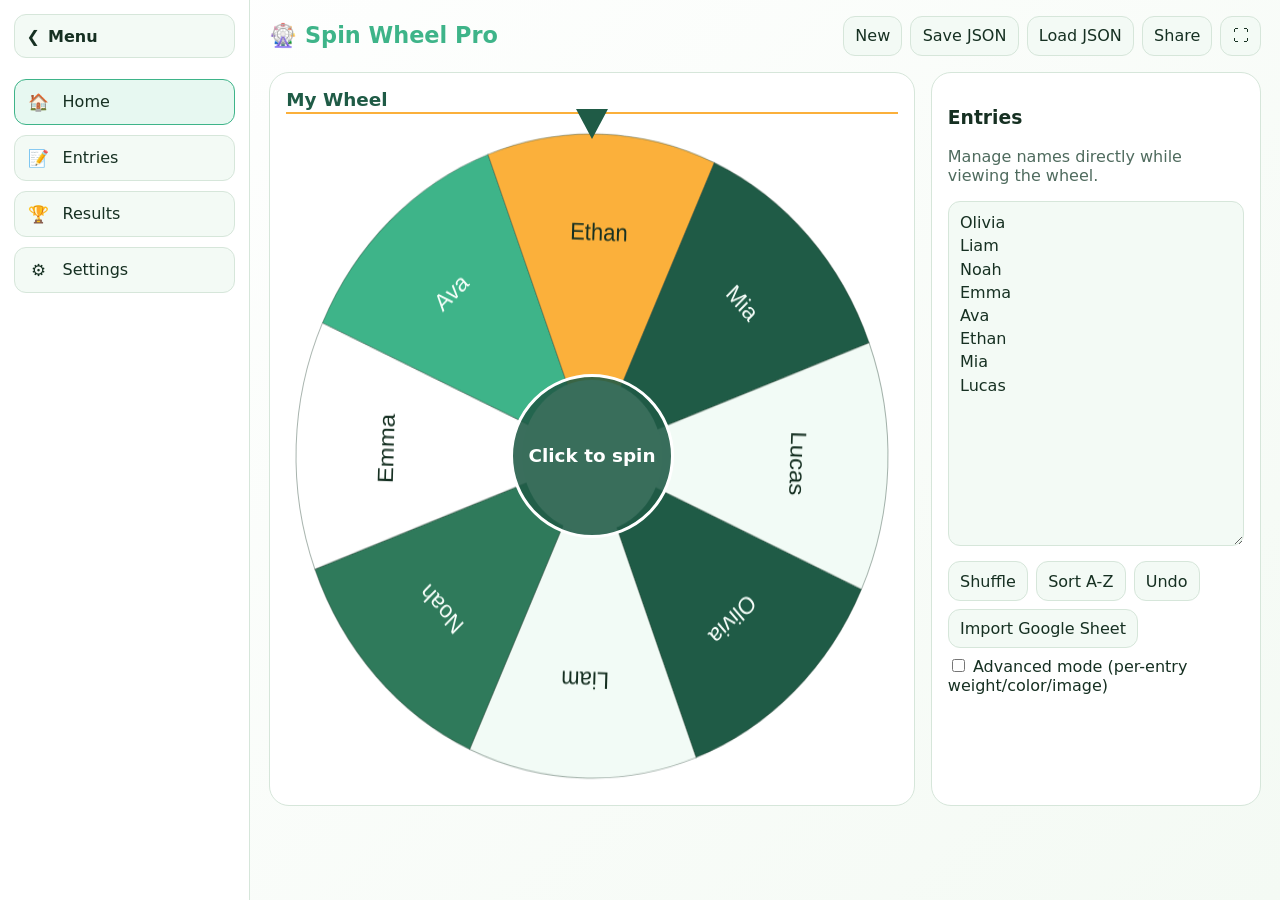
<file: index.html>
<!doctype html>
<html lang="en">
<head>
  <meta charset="UTF-8" />
  <meta name="viewport" content="width=device-width, initial-scale=1" />
  <title>Spin Wheel Pro</title>
  <link rel="stylesheet" href="styles.css" />
</head>
<body>
  <div class="app-shell">
    <aside id="sidebar" class="sidebar" aria-label="Main navigation">
      <button id="sidebarToggle" class="sidebar-toggle" aria-expanded="true" aria-controls="sidebarContent" title="Collapse sidebar">
        <span class="caret">❮</span><span class="toggle-text">Menu</span>
      </button>
      <nav id="sidebarContent" class="sidebar-content" aria-label="Sections">
        <button class="nav-item active" data-view="homeView" aria-label="Home" title="Home"><span class="icon" aria-hidden="true">🏠</span><span class="label">Home</span></button>
        <button class="nav-item" data-view="entriesView" aria-label="Entries" title="Entries"><span class="icon" aria-hidden="true">📝</span><span class="label">Entries</span></button>
        <button class="nav-item" data-view="resultsView" aria-label="Results" title="Results"><span class="icon" aria-hidden="true">🏆</span><span class="label">Results</span></button>
        <button class="nav-item" data-view="settingsView" aria-label="Settings" title="Settings"><span class="icon" aria-hidden="true">⚙️</span><span class="label">Settings</span></button>
      </nav>
    </aside>

    <button id="reopenSidebar" class="reopen-sidebar hidden" aria-label="Expand sidebar" title="Expand sidebar">☰</button>

    <main class="main-content">
      <header class="topbar">
        <h1>🎡 <span data-i18n="appTitle">Spin Wheel Pro</span></h1>
        <div class="toolbar" role="group" aria-label="Primary actions">
          <button id="newBtn">New</button>
          <button id="saveBtn">Save JSON</button>
          <button id="loadBtn">Load JSON</button>
          <input id="loadInput" type="file" accept="application/json" hidden />
          <button id="shareBtn">Share</button>
          <button id="fullscreenBtn" aria-label="Toggle fullscreen">⛶</button>
        </div>
      </header>

      <section id="homeView" class="view active" aria-label="Wheel">
        <div class="wheel-layout">
          <div class="wheel-card">
            <h2 id="wheelTitleText">My Wheel</h2>
            <div class="wheel-stage">
              <canvas id="wheelCanvas" width="900" height="900" role="img" aria-label="Random name picker wheel"></canvas>
              <div id="pointer" aria-hidden="true"></div>
              <button id="spinBtn" class="spin-btn" aria-label="Spin wheel">Click to spin</button>
            </div>
          </div>
          <div class="quick-actions" aria-label="Entry tools">
            <h3>Entries</h3>
            <p class="sub">Manage names directly while viewing the wheel.</p>
            <textarea id="entriesInput" rows="14" aria-label="Entries list"></textarea>
            <div class="button-row">
              <button id="shuffleBtn">Shuffle</button>
              <button id="sortBtn">Sort A-Z</button>
              <button id="undoBtn">Undo</button>
              <button id="importSheetBtn">Import Google Sheet</button>
            </div>
            <label><input id="advancedMode" type="checkbox" /> Advanced mode (per-entry weight/color/image)</label>
            <div id="advancedEditor" class="advanced-editor hidden" aria-live="polite"></div>
          </div>
        </div>

        <div class="mobile-nav-wrap">
          <button id="mobileNavToggle" class="mobile-nav-toggle" aria-expanded="false" aria-controls="mobileNavMenu">☰ Menu</button>
          <nav id="mobileNavMenu" class="mobile-nav-menu hidden" aria-label="Mobile navigation">
            <button class="nav-item" data-view="entriesView">Entries</button>
            <button class="nav-item" data-view="resultsView">Results</button>
            <button class="nav-item" data-view="settingsView">Settings</button>
          </nav>
        </div>
      </section>

      <section id="entriesView" class="view" aria-label="Entries editor">
        <h2>Entries</h2>
        <p class="sub">One item per line. Supports emojis and non-Latin text.</p>
        <p class="sub">Use Home to edit entries side-by-side with the wheel.</p>
      </section>

      <section id="resultsView" class="view" aria-label="Spin results">
        <h2>Results</h2>
        <p class="sub">History of winners from previous spins.</p>
        <ul id="resultsList"></ul>
        <div class="button-row">
          <button id="sortResultsBtn">Sort</button>
          <button id="clearResultsBtn">Clear</button>
        </div>
      </section>

      <section id="settingsView" class="view" aria-label="App settings">
        <h2>Settings</h2>
        <button id="openSettingsDialog">Open settings dialog</button>
      </section>
    </main>
  </div>

  <dialog id="winnerDialog" aria-labelledby="winnerTitle">
    <h3 id="winnerTitle">We have a winner!</h3>
    <p id="winnerName"></p>
    <p id="winnerTextAlt" class="sub">Visual effects are optional and can be disabled in settings.</p>
    <div class="button-row">
      <button id="keepWinnerBtn">Keep</button>
      <button id="removeWinnerBtn">Remove</button>
      <button id="closeWinnerBtn">Close</button>
    </div>
  </dialog>

  <dialog id="settingsDialog" aria-label="Settings dialog">
    <h3>Preferences & settings</h3>
    <p class="sub">Adjust wheel behaviour, appearance, accessibility, and language.</p>

    <div class="accordion">
      <section>
        <button class="acc-header" data-acc="spinAcc" aria-expanded="true"><span>🎯 Spin behavior</span><span>▾</span></button>
        <div id="spinAcc" class="acc-panel open">
          <p class="sub">Control duration, speed, and sound cadence.</p>
          <label>Spin duration <span id="durationValue">11</span>s<input id="durationSlider" type="range" min="1" max="60" value="11" /></label>
          <div class="button-row"><button class="preset" data-v="6">Quick</button><button class="preset" data-v="11">Normal</button><button class="preset" data-v="19">Long</button></div>
          <label><input id="spinSlowly" type="checkbox" /> Spin slowly</label>
          <label>Visible sectors <input id="visibleSectors" type="range" min="3" max="24" value="10" /></label>
          <label>Tick sound <select id="tickSound"><option value="wood">Wood</option><option value="click">Click</option><option value="bell">Bell</option></select></label>
          <label>Tick volume <input id="tickVolume" type="range" min="0" max="1" step="0.01" value="0.4" /></label>
        </div>
      </section>

      <section>
        <button class="acc-header" data-acc="effectsAcc" aria-expanded="false"><span>🎉 Winner & effects</span><span>▾</span></button>
        <div id="effectsAcc" class="acc-panel">
          <p class="sub">Choose celebration style and winner popup content.</p>
          <label>Winner message <input id="winnerMessage" value="We have a winner!" /></label>
          <label><input id="showRemoveBtn" type="checkbox" checked /> Show remove button</label>
          <label><input id="confettiToggle" type="checkbox" checked /> Confetti animation</label>
          <label>Celebrate sound <select id="celebrateSound"><option value="applause">Applause</option><option value="chime">Chime</option><option value="trumpet">Trumpet</option></select></label>
          <label>Celebrate volume <input id="celebrateVolume" type="range" min="0" max="1" step="0.01" value="0.6" /></label>
          <label><input id="autoRemove" type="checkbox" /> Auto-remove winner</label>
          <label>Auto-remove delay (s) <input id="autoRemoveDelay" type="number" min="1" max="60" value="5" /></label>
        </div>
      </section>

      <section>
        <button class="acc-header" data-acc="appearanceAcc" aria-expanded="false"><span>🎨 Appearance</span><span>▾</span></button>
        <div id="appearanceAcc" class="acc-panel">
          <p class="sub">Accessible color themes with contrast-safe combinations.</p>
          <label>Theme <select id="themeSelect"><option value="system">System</option><option value="light">Light</option><option value="dark">Dark</option></select></label>
          <label>Color palette <select id="paletteSelect"></select></label>
          <p class="sub">Cue: ★ = high contrast, ● = medium contrast.</p>
          <label>Primary (validated) <select id="primaryColor"></select></label>
          <label>Accent (validated) <select id="accentColor"></select></label>
          <label>Wheel style <select id="colorMode"><option value="palette">Per-sector colors</option><option value="image">Wheel background image</option></select></label>
          <label>Wheel image <input id="wheelBgUpload" type="file" accept="image/*" aria-label="Upload wheel background image" /></label>
          <label>Center image <input id="centerImgUpload" type="file" accept="image/*" aria-label="Upload center image" /></label>
          <label>Center image alt text <input id="centerImageAlt" placeholder="Decorative logo" /></label>
          <label>Center image size <input id="centerImgSize" type="range" min="40" max="280" value="120" /></label>
          <label><input id="contoursToggle" type="checkbox" checked /> Sector contours</label>
          <label><input id="shadowToggle" type="checkbox" /> Wheel shadow</label>
          <label>Pointer color <input id="pointerColor" type="color" value="#1f5b46" /></label>
        </div>
      </section>

      <section>
        <button class="acc-header" data-acc="appAcc" aria-expanded="false"><span>🌐 App & sharing</span><span>▾</span></button>
        <div id="appAcc" class="acc-panel">
          <p class="sub">Language, labels, URL state, and embedding.</p>
          <label>Language <select id="languageSelect"><option value="en">English</option><option value="es">Español</option></select></label>
          <label><input id="showSpinText" type="checkbox" checked /> Show "Click to spin" text</label>
          <label><input id="autoSpinOnLoad" type="checkbox" checked /> Gentle auto-spin on load</label>
          <label><input id="reduceMotion" type="checkbox" /> Reduce motion (disables auto-spin/confetti)</label>
          <label><input id="showTitle" type="checkbox" checked /> Show title</label>
          <label><input id="displayDuplicates" type="checkbox" checked /> Display duplicates</label>
          <label>Wheel title <input id="wheelTitle" value="My Wheel" /></label>
          
        </div>
      </section>
    </div>

    <div class="button-row"><button id="closeSettingsDialog">Close</button></div>
  </dialog>

  <dialog id="shareDialog" aria-label="Share wizard">
    <h3>Share wizard</h3>
    <p class="sub">Generate a link and embed code with current wheel state.</p>
    <label>Share title <input id="shareTitle" /></label>
    <label>Visibility <select id="shareVisibility"><option value="spin">Anyone with link can spin</option><option value="spin-copy">Anyone can spin and copy</option><option value="public">Public</option></select></label>
    <button id="generateShareBtn">Generate</button>
    <textarea id="shareOut" rows="3" readonly></textarea>
    <textarea id="embedOut" rows="3" readonly></textarea>
    <button id="closeShareDialog">Close</button>
  </dialog>

  <script type="module" src="app.js"></script>
</body>
</html>
</file>
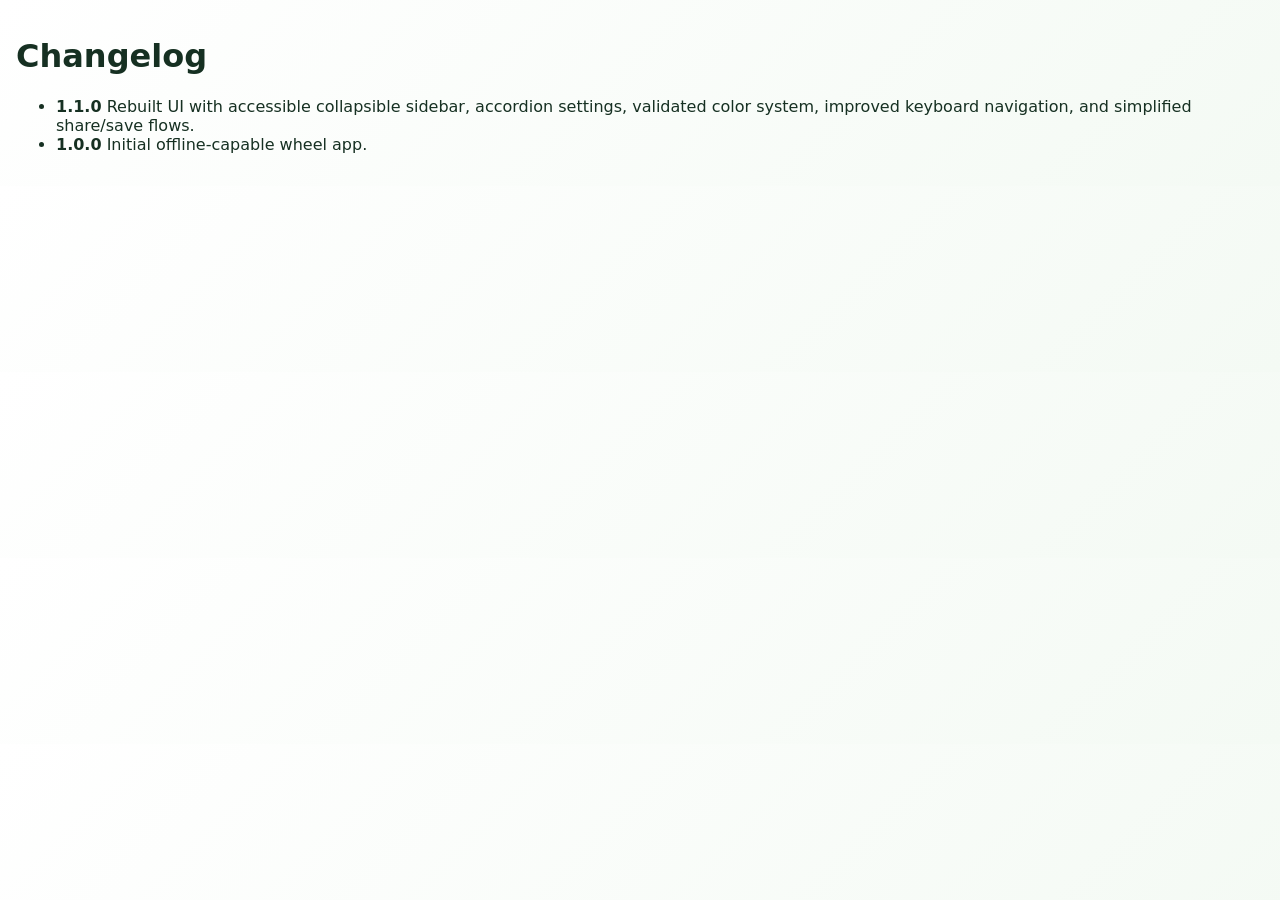
<file: changelog.html>
<!doctype html><html><head><meta charset='utf-8'><meta name='viewport' content='width=device-width,initial-scale=1'><title>Changelog</title><link rel='stylesheet' href='styles.css'></head><body><main style='padding:1rem'><h1>Changelog</h1><ul><li><strong>1.1.0</strong> Rebuilt UI with accessible collapsible sidebar, accordion settings, validated color system, improved keyboard navigation, and simplified share/save flows.</li><li><strong>1.0.0</strong> Initial offline-capable wheel app.</li></ul></main></body></html>
</file>
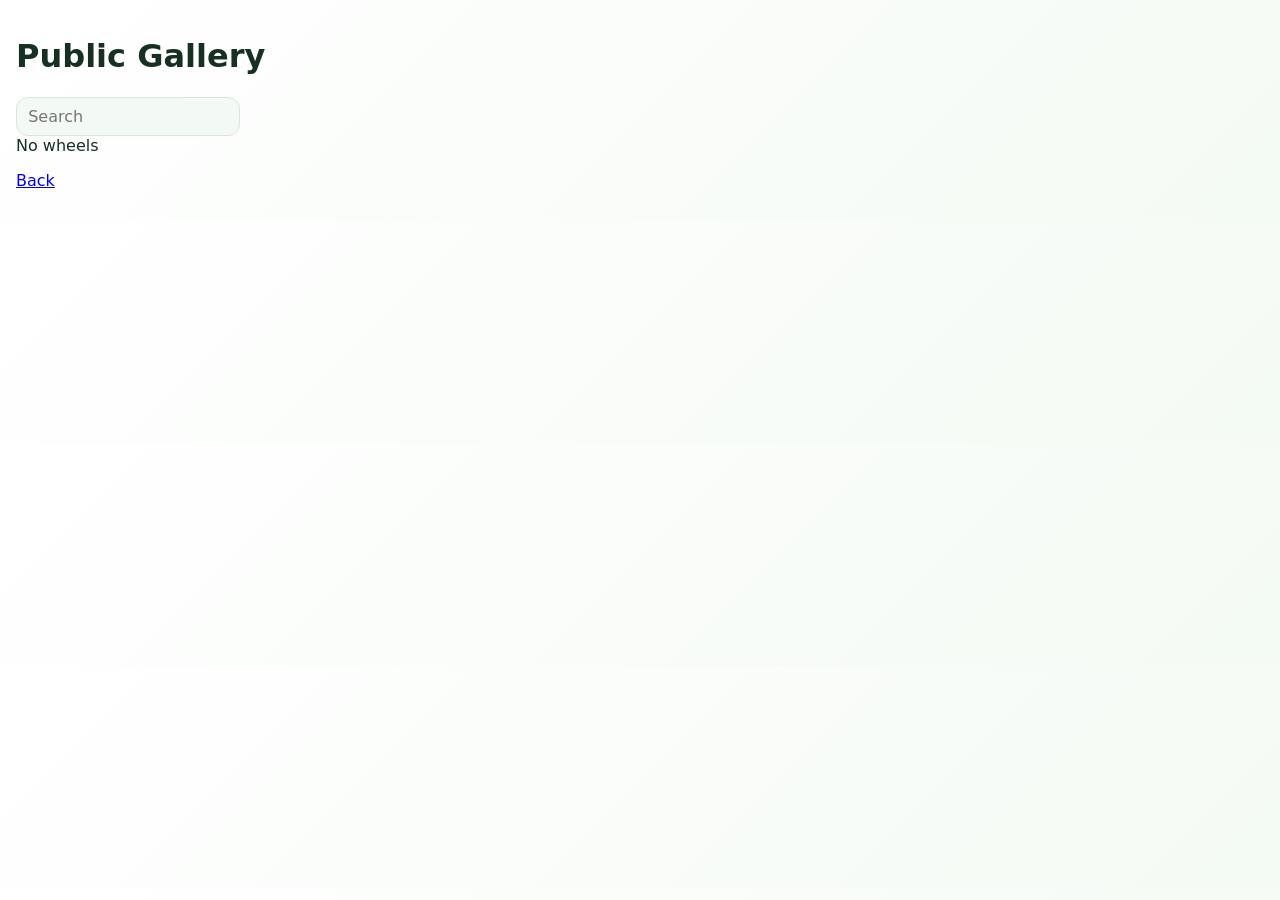
<file: gallery.html>
<!doctype html><html><head><meta charset="utf-8"><meta name="viewport" content="width=device-width,initial-scale=1"><title>Wheel Gallery</title><link rel="stylesheet" href="styles.css"></head><body><main style="padding:1rem"><h1>Public Gallery</h1><input id="q" placeholder="Search"><div id="list"></div><p><a href="index.html">Back</a></p></main><script>
const q=document.getElementById('q'),list=document.getElementById('list');
function r(){const s=q.value.toLowerCase(); const data=JSON.parse(localStorage.getItem('spinwheel-gallery')||'[]').filter(i=>i.visibility==='public'&&(i.wheels?.[0]?.title||'').toLowerCase().includes(s)); list.innerHTML=data.map(i=>`<div class="item"><strong>${i.wheels?.[0]?.title||'Untitled'}</strong><div>Code ${i.code} · Views ${i.views||0} · ${new Date(i.createdAt).toLocaleString()}</div><a href="index.html#${btoa(unescape(encodeURIComponent(JSON.stringify({wheels:i.wheels,settings:i.settings,results:i.results,activeWheelId:i.activeWheelId}))))}">Open wheel</a></div>`).join('')||'No wheels';}
q.oninput=r;r();
</script></body></html>
</file>
<file: styles.css>
:root {
  --bg: #f8fbf8;
  --surface: #ffffff;
  --surface-2: #f3faf5;
  --text: #163022;
  --muted: #4f6b5e;
  --primary: #3eb489;
  --accent: #fbb03b;
  --focus: #1f7a5c;
  --line: #d6e6da;
}
* { box-sizing: border-box; }
body { margin: 0; font-family: Inter, system-ui, Segoe UI, sans-serif; background: linear-gradient(135deg,#ffffff,#f4faf4); color: var(--text); }
button,input,select,textarea { font: inherit; border-radius: 12px; border: 1px solid var(--line); background: var(--surface-2); color: var(--text); padding: .58rem .7rem; }
button { cursor: pointer; transition: transform .06s ease, filter .12s ease, background .12s ease; }
button:hover { filter: brightness(1.03); background: color-mix(in srgb, var(--surface-2) 80%, var(--primary) 20%); }
button:active { transform: translateY(1px) scale(.995); }
button:focus-visible,input:focus-visible,select:focus-visible,textarea:focus-visible { outline: 3px solid var(--focus); outline-offset: 2px; }

.app-shell { display: grid; grid-template-columns: 250px 1fr; min-height: 100vh; }
.sidebar { background: var(--surface); border-right: 1px solid var(--line); padding: .9rem; display: flex; flex-direction: column; gap: .9rem; }
.sidebar-content { display: grid; gap: 10px; }
.sidebar.collapsed { width: 78px; }
.sidebar-toggle { min-height: 44px; display: flex; align-items: center; gap: .5rem; width: 100%; text-align: left; font-weight: 600; margin-bottom: 6px; }
.nav-item { min-height: 46px; width: 100%; display: flex; align-items: center; justify-content: flex-start; gap: .75rem; text-align: left; }
.nav-item:hover { background: #edf7f1; }
.nav-item:focus-visible { outline: 3px solid var(--focus); outline-offset: 1px; }
.nav-item .icon { width: 24px; text-align: center; font-size: 1.05rem; }
.nav-item.active { background: #e7f8f1; border-color: var(--primary); }
.sidebar.collapsed .label,.sidebar.collapsed .toggle-text { display: none; }
.sidebar.collapsed .nav-item { justify-content: center; }
.sidebar.collapsed .sidebar-content { gap: 12px; margin-top: 8px; }
.sidebar.collapsed .sidebar-toggle { margin-bottom: 10px; }
.reopen-sidebar { position: fixed; top: 12px; left: 12px; z-index: 40; min-width: 44px; min-height: 44px; border-radius: 50%; background: var(--surface); }
.hidden { display: none !important; }

.main-content { padding: 1rem 1.2rem; }
.topbar { display: flex; justify-content: space-between; align-items: center; gap: 1rem; flex-wrap: wrap; }
.topbar h1 { margin: 0; font-size: 1.4rem; font-weight: 700; color: var(--primary); }
.toolbar { display: flex; gap: .5rem; flex-wrap: wrap; }

.view { display: none; margin-top: 1rem; }
.view.active { display: block; }
.wheel-layout { display: grid; grid-template-columns: 1fr 330px; gap: 1rem; }
.wheel-card,.quick-actions { background: var(--surface); border-radius: 20px; padding: 1rem; border: 1px solid var(--line); }
.wheel-card h2 { margin: 0 0 .6rem; font-size: 1.15rem; color: #1f5b46; border-bottom: 2px solid var(--accent); display: inline-block; padding-bottom: 2px; }
.wheel-stage { position: relative; display: grid; place-items: center; }
#wheelCanvas { width: min(74vmin,760px); height: min(74vmin,760px); border-radius: 50%; max-width: 100%; }
#pointer { position: absolute; top: calc(50% - min(37vmin,360px) - 14px); width: 0; height: 0; border-left: 16px solid transparent; border-right: 16px solid transparent; border-top: 30px solid #205d47; }
.spin-btn { position: absolute; width: 164px; height: 164px; border-radius: 999px; border: 3px solid #ffffff; background: #1f5b46e0; color: #fff; font-weight: 700; font-size: 1.15rem; text-align: center; display: inline-flex; align-items: center; justify-content: center; line-height: 1.2; }

.quick-actions textarea { width: 100%; min-height: 240px; max-height: 55vh; overflow: auto; font-size: 1rem; line-height: 1.45; }
.sub { color: var(--muted); margin-top: .2rem; }
.button-row { display: flex; flex-wrap: wrap; gap: .5rem; margin-top: .7rem; }
#resultsList { max-width: 800px; max-height: 48vh; overflow: auto; padding-left: 1.1rem; }
.advanced-editor { max-width: 100%; overflow: auto; margin-top: .6rem; }
.advanced-editor table { border-collapse: collapse; width: 100%; }
.advanced-editor th,.advanced-editor td { border-bottom: 1px solid var(--line); padding: .4rem; text-align: left; }
.mobile-nav-wrap { display: none; margin-top: .8rem; }
.mobile-nav-toggle { min-height: 46px; width: 100%; }
.mobile-nav-menu { display: grid; gap: 10px; margin-top: .6rem; }



dialog { border: none; border-radius: 18px; background: var(--surface); color: var(--text); width: min(94vw, 720px); border: 1px solid var(--line); }
.accordion { display: grid; gap: .5rem; }
.acc-header { min-height: 44px; width: 100%; display: flex; justify-content: space-between; align-items: center; text-align: left; }
.acc-panel { max-height: 0; overflow: hidden; transition: max-height .28s ease; padding: 0 .4rem; }
.acc-panel.open { max-height: 900px; padding: .35rem .4rem .6rem; }
label { display: block; margin: .45rem 0; }
label input:not([type="checkbox"]),label select { display: block; width: 100%; margin-top: .25rem; }

.confetti { position: fixed; top: -20px; width: 10px; height: 14px; animation: fall 2.4s linear forwards; z-index: 100; }
@keyframes fall { to { transform: translateY(108vh) rotate(500deg); opacity: 0; } }

@media (max-width: 1050px) {
  .app-shell { grid-template-columns: 1fr; }
  .sidebar { position: fixed; inset: 0 auto 0 0; width: 250px; z-index: 30; transform: translateX(0); }
  .sidebar.collapsed { transform: translateX(-100%); }
  .main-content { padding: .9rem; }
}
@media (max-width: 768px) {
  .sidebar { display: none; }
  .reopen-sidebar { display: none !important; }
  .wheel-layout { grid-template-columns: 1fr; }
  #entriesView .sub { max-width: 95%; }
  .mobile-nav-wrap { display: block; }
  .topbar .toolbar { width: 100%; }
  .topbar .toolbar button { flex: 1 1 30%; min-height: 44px; }
}

/* Accessible dark theme with softened black and tonal layers */
@media (prefers-color-scheme: dark) {
  :root { --bg:#121212; --surface:#1a1a1a; --surface-2:#242424; --text:#f4f4f4; --muted:#c2c2c2; --line:#333333; --focus:#88c9af; }
}
</file>
